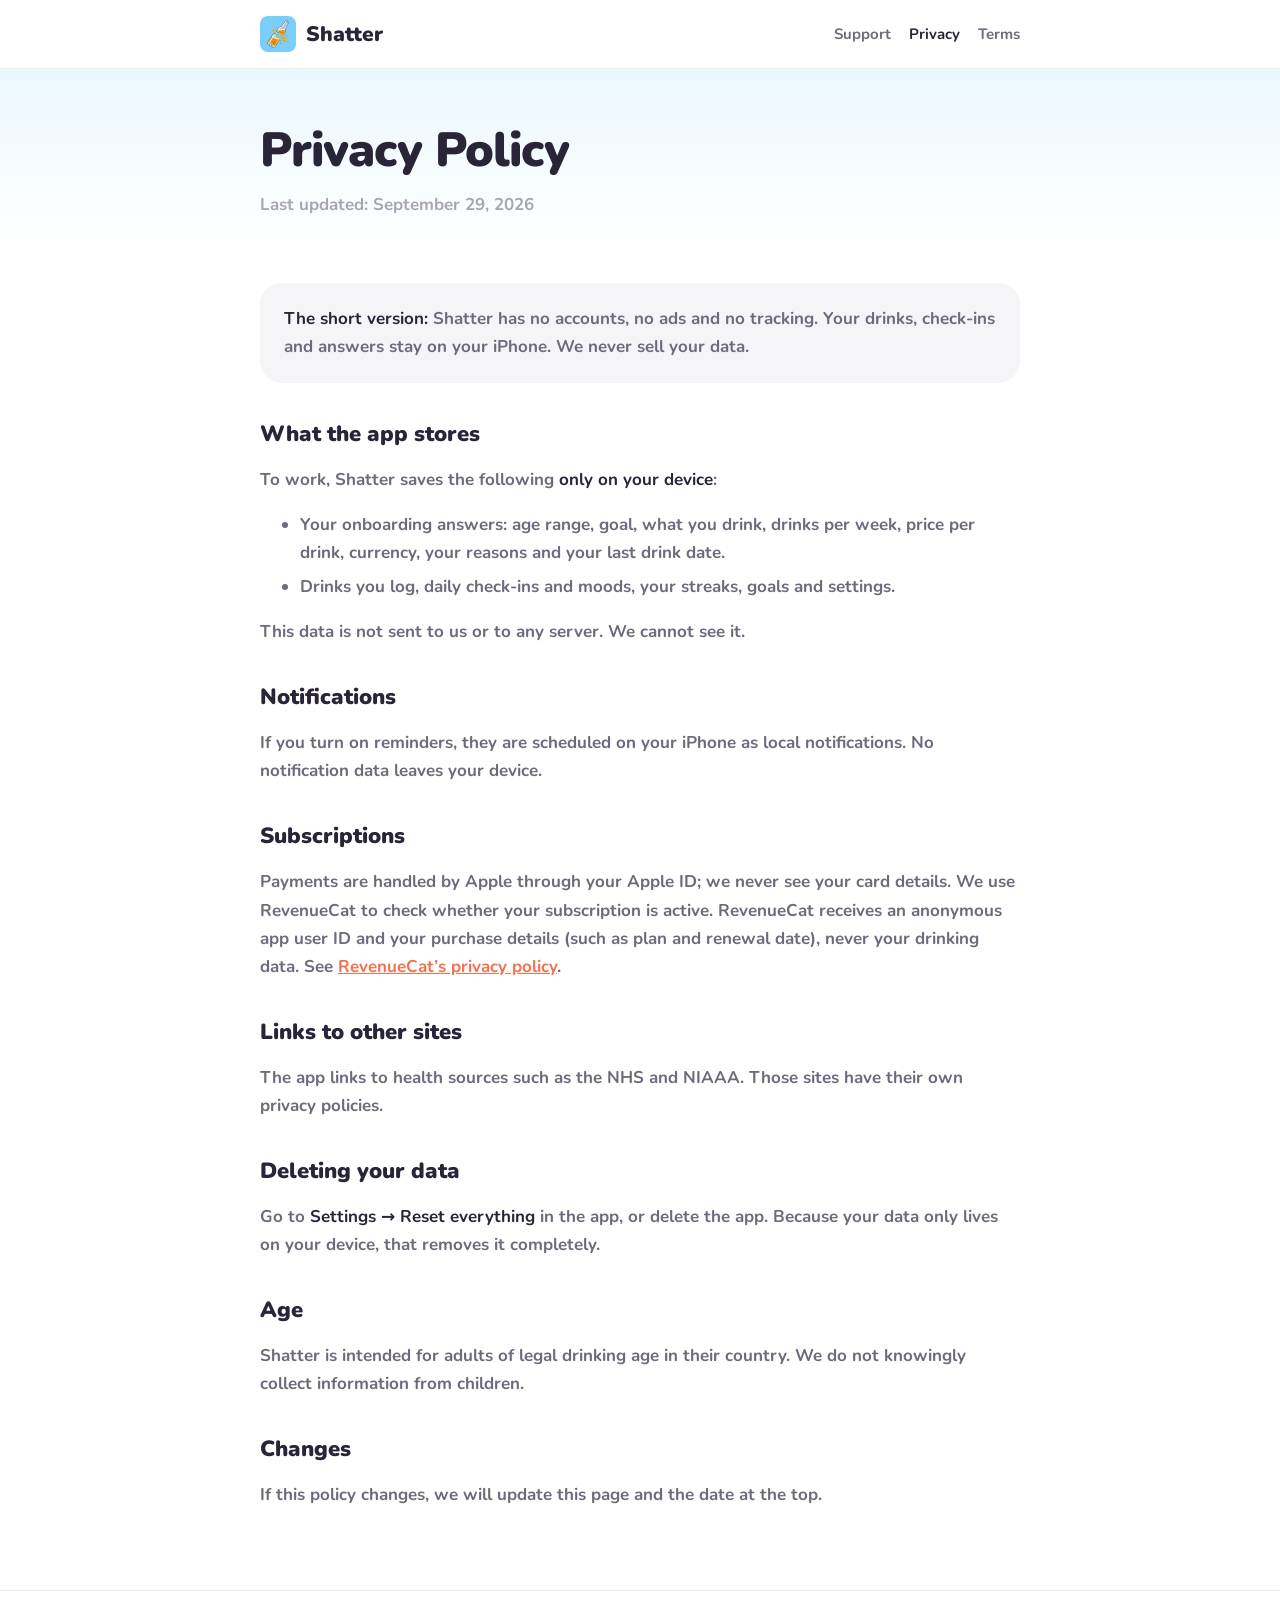
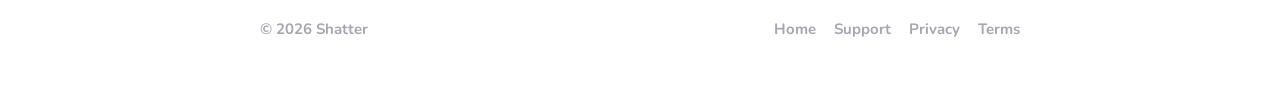
<file: privacy.html>
<!DOCTYPE html>
<html lang="en">
<head>
<meta charset="utf-8" />
<meta name="viewport" content="width=device-width, initial-scale=1" />
<title>Privacy Policy — Shatter</title>
<meta name="description" content="How Shatter handles your data: no accounts, no tracking, your data stays on your iPhone." />
<link rel="canonical" href="https://maguid10.github.io/shatter-site/privacy.html" />
<link rel="icon" type="image/png" href="images/favicon.png" />
<link rel="apple-touch-icon" href="images/apple-touch-icon.png" />
<link rel="preconnect" href="https://fonts.googleapis.com" />
<link rel="preconnect" href="https://fonts.gstatic.com" crossorigin />
<link href="https://fonts.googleapis.com/css2?family=Nunito:wght@600;700;800;900&display=swap" rel="stylesheet" />
<link rel="stylesheet" href="legal.css" />
</head>
<body>
<header>
  <div class="wrap bar">
    <a class="brand" href="./"><img src="images/logo.png" alt="" /> Shatter</a>
    <nav><a href="support.html">Support</a><a href="privacy.html" aria-current="page">Privacy</a><a href="terms.html">Terms</a></nav>
  </div>
</header>
<div class="hero">
  <div class="wrap">
    <h1>Privacy Policy</h1>
    <p class="updated">Last updated: September 29, 2026</p>
  </div>
</div>
<main class="wrap">

<div class="card"><p><strong>The short version:</strong> Shatter has no accounts, no ads and no tracking. Your drinks, check-ins and answers stay on your iPhone. We never sell your data.</p></div>

<h2>What the app stores</h2>
<p>To work, Shatter saves the following <strong>only on your device</strong>:</p>
<ul>
  <li>Your onboarding answers: age range, goal, what you drink, drinks per week, price per drink, currency, your reasons and your last drink date.</li>
  <li>Drinks you log, daily check-ins and moods, your streaks, goals and settings.</li>
</ul>
<p>This data is not sent to us or to any server. We cannot see it.</p>

<h2>Notifications</h2>
<p>If you turn on reminders, they are scheduled on your iPhone as local notifications. No notification data leaves your device.</p>

<h2>Subscriptions</h2>
<p>Payments are handled by Apple through your Apple ID; we never see your card details. We use RevenueCat to check whether your subscription is active. RevenueCat receives an anonymous app user ID and your purchase details (such as plan and renewal date), never your drinking data. See <a href="https://www.revenuecat.com/privacy">RevenueCat’s privacy policy</a>.</p>

<h2>Links to other sites</h2>
<p>The app links to health sources such as the NHS and NIAAA. Those sites have their own privacy policies.</p>

<h2>Deleting your data</h2>
<p>Go to <strong>Settings → Reset everything</strong> in the app, or delete the app. Because your data only lives on your device, that removes it completely.</p>

<h2>Age</h2>
<p>Shatter is intended for adults of legal drinking age in their country. We do not knowingly collect information from children.</p>

<h2>Changes</h2>
<p>If this policy changes, we will update this page and the date at the top.</p>

<h2 class="needs-email">Contact</h2>
<p class="needs-email">Questions about privacy? Email <a class="support-email" href="#"></a>.</p>
</main>
<footer>
  <div class="wrap">
    <span>© 2026 Shatter</span>
    <nav><a href="./">Home</a><a href="support.html">Support</a><a href="privacy.html">Privacy</a><a href="terms.html">Terms</a></nav>
  </div>
</footer>
<script src="site.js"></script>
</body>
</html>
</file>
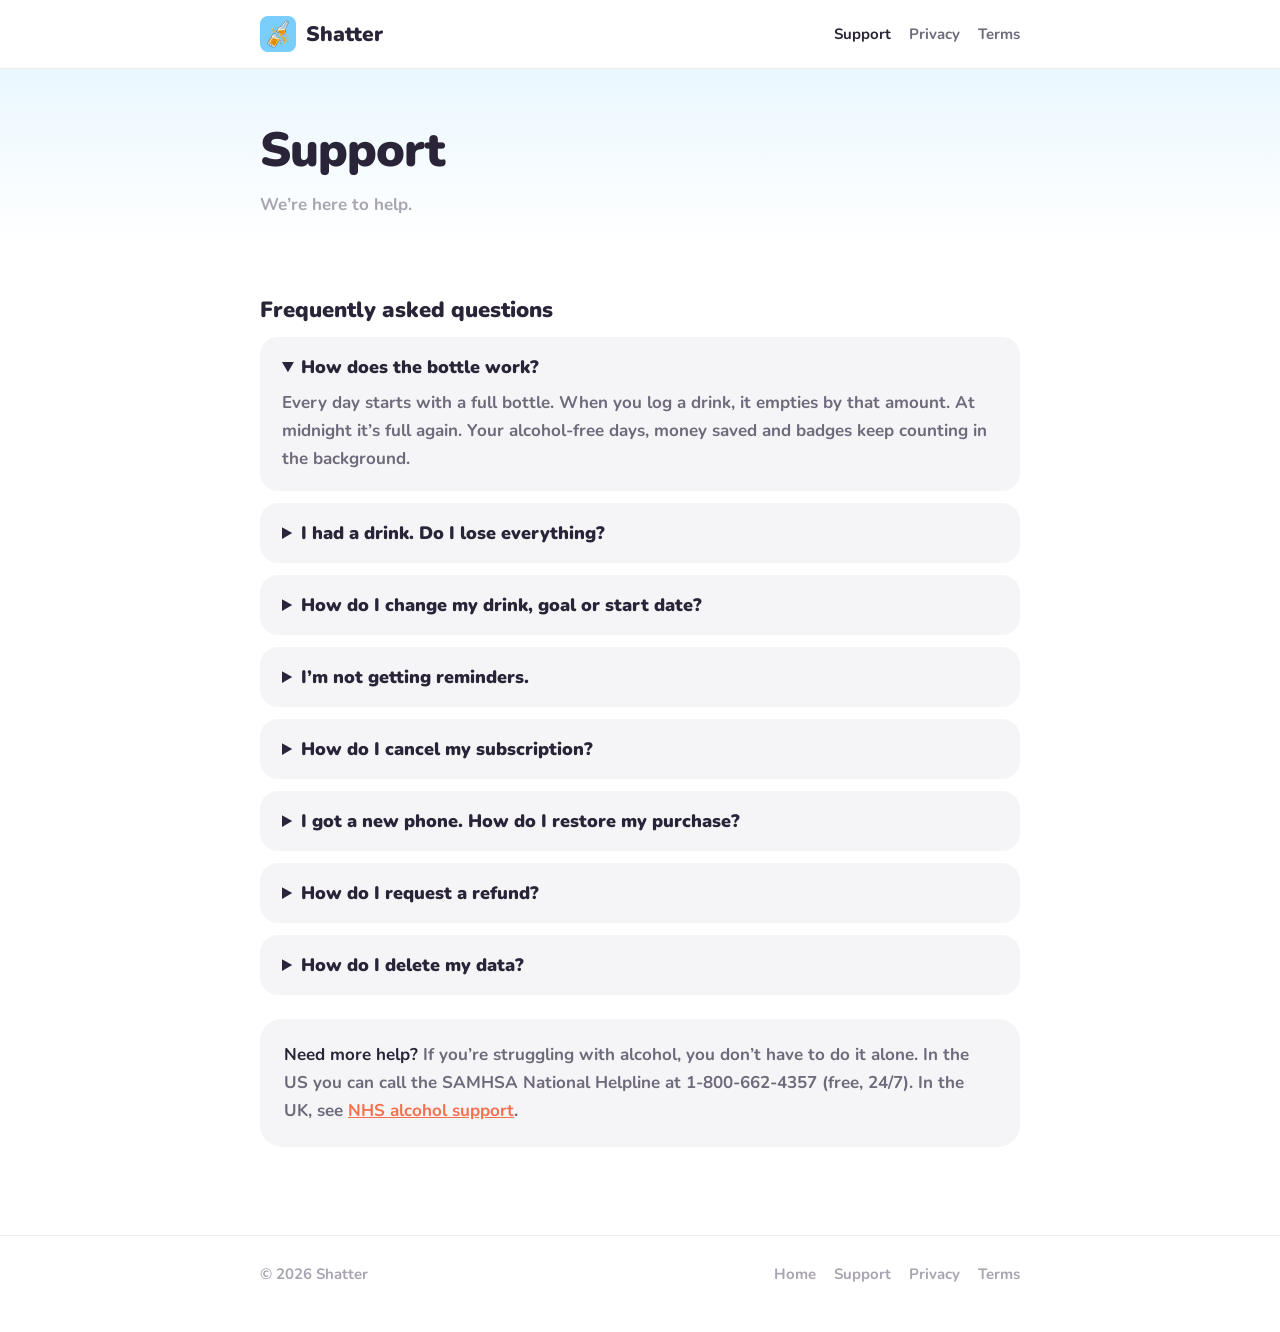
<file: support.html>
<!DOCTYPE html>
<html lang="en">
<head>
<meta charset="utf-8" />
<meta name="viewport" content="width=device-width, initial-scale=1" />
<title>Support — Shatter</title>
<meta name="description" content="Get help with Shatter: how the app works, reminders, subscriptions and your data." />
<link rel="canonical" href="https://maguid10.github.io/shatter-site/support.html" />
<link rel="icon" type="image/png" href="images/favicon.png" />
<link rel="apple-touch-icon" href="images/apple-touch-icon.png" />
<link rel="preconnect" href="https://fonts.googleapis.com" />
<link rel="preconnect" href="https://fonts.gstatic.com" crossorigin />
<link href="https://fonts.googleapis.com/css2?family=Nunito:wght@600;700;800;900&display=swap" rel="stylesheet" />
<link rel="stylesheet" href="legal.css" />
</head>
<body>
<header>
  <div class="wrap bar">
    <a class="brand" href="./"><img src="images/logo.png" alt="" /> Shatter</a>
    <nav><a href="support.html" aria-current="page">Support</a><a href="privacy.html">Privacy</a><a href="terms.html">Terms</a></nav>
  </div>
</header>
<div class="hero">
  <div class="wrap">
    <h1>Support</h1>
    <p class="updated">We’re here to help.</p>
  </div>
</div>
<main class="wrap">

<p class="needs-email contact">Email us at <a class="support-email" href="#"></a>. We usually reply within 1–2 days.</p>

<h2>Frequently asked questions</h2>
<details open><summary>How does the bottle work?</summary><p>Every day starts with a full bottle. When you log a drink, it empties by that amount. At midnight it’s full again. Your alcohol-free days, money saved and badges keep counting in the background.</p></details>
<details><summary>I had a drink. Do I lose everything?</summary><p>No. Logging a drink starts a new alcohol-free run, but your total days, check-ins, savings and badges stay saved. Honesty is part of the progress.</p></details>
<details><summary>How do I change my drink, goal or start date?</summary><p>Open <strong>Settings</strong> (the gear on the home screen). You can pick a bottle, can, wine, cocktail or shot, set a goal, change your alcohol-free start date and switch between oz and ml.</p></details>
<details><summary>I’m not getting reminders.</summary><p>Check that <strong>Daily check-in</strong> is on in the app’s Settings, and that notifications for Shatter are allowed in your iPhone’s Settings → Notifications.</p></details>
<details><summary>How do I cancel my subscription?</summary><p>On your iPhone, go to <strong>Settings → [your name] → Subscriptions → Shatter</strong> and tap Cancel. Cancel at least 24 hours before your trial or period ends to avoid being charged.</p></details>
<details><summary>I got a new phone. How do I restore my purchase?</summary><p>Sign in with the same Apple ID, open the paywall in Shatter and tap <strong>Restore</strong>.</p></details>
<details><summary>How do I request a refund?</summary><p>Refunds are handled by Apple. Visit <a href="https://reportaproblem.apple.com">reportaproblem.apple.com</a> and choose Shatter.</p></details>
<details><summary>How do I delete my data?</summary><p>Go to <strong>Settings → Reset everything</strong>, or delete the app. Your data only lives on your device, so that removes it completely.</p></details>

<div class="card"><p><strong>Need more help?</strong> If you’re struggling with alcohol, you don’t have to do it alone. In the US you can call the SAMHSA National Helpline at 1-800-662-4357 (free, 24/7). In the UK, see <a href="https://www.nhs.uk/live-well/alcohol-advice/alcohol-support/">NHS alcohol support</a>.</p></div>
</main>
<footer>
  <div class="wrap">
    <span>© 2026 Shatter</span>
    <nav><a href="./">Home</a><a href="support.html">Support</a><a href="privacy.html">Privacy</a><a href="terms.html">Terms</a></nav>
  </div>
</footer>
<script src="site.js"></script>
</body>
</html>
</file>
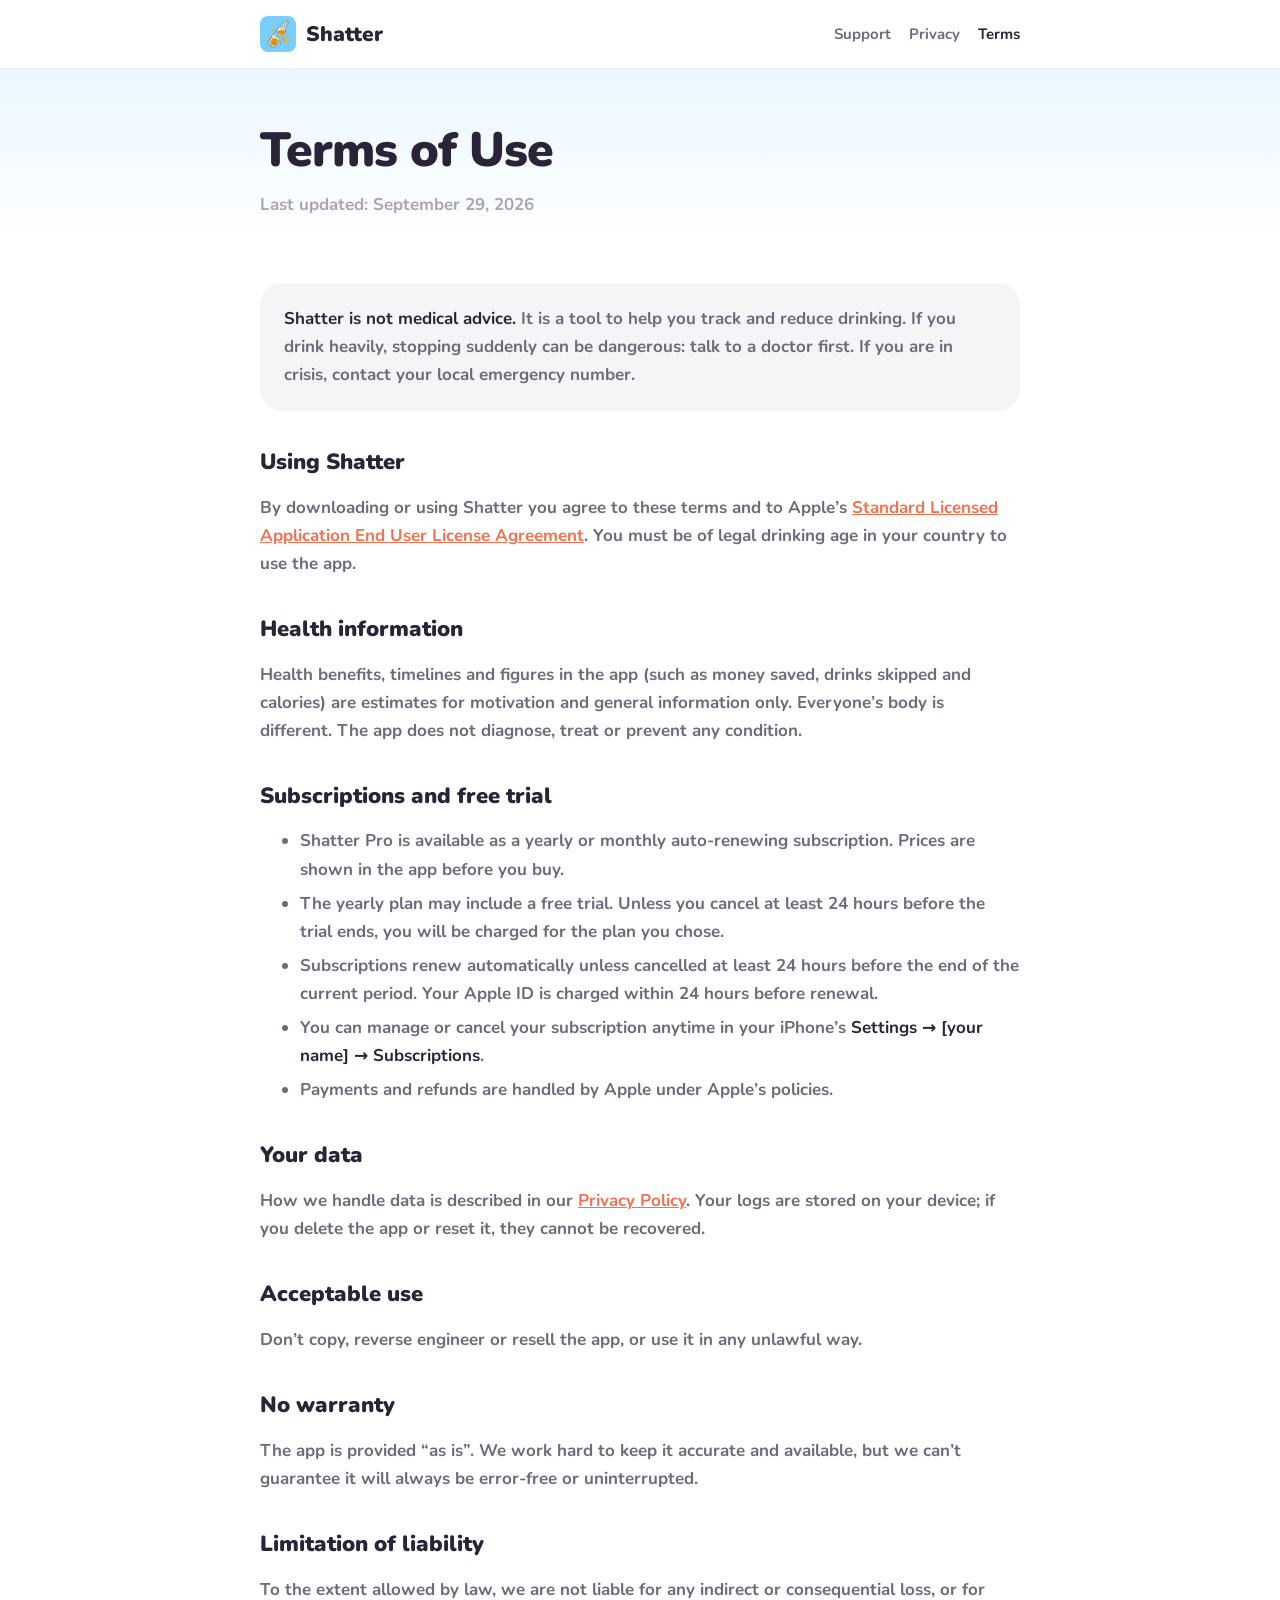
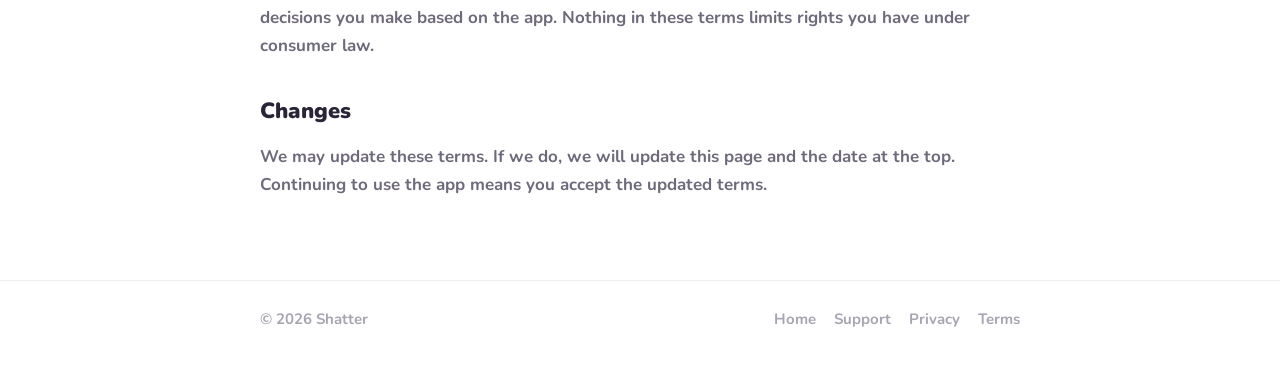
<file: terms.html>
<!DOCTYPE html>
<html lang="en">
<head>
<meta charset="utf-8" />
<meta name="viewport" content="width=device-width, initial-scale=1" />
<title>Terms of Use — Shatter</title>
<meta name="description" content="Terms of use for the Shatter app, including subscriptions and health information." />
<link rel="canonical" href="https://maguid10.github.io/shatter-site/terms.html" />
<link rel="icon" type="image/png" href="images/favicon.png" />
<link rel="apple-touch-icon" href="images/apple-touch-icon.png" />
<link rel="preconnect" href="https://fonts.googleapis.com" />
<link rel="preconnect" href="https://fonts.gstatic.com" crossorigin />
<link href="https://fonts.googleapis.com/css2?family=Nunito:wght@600;700;800;900&display=swap" rel="stylesheet" />
<link rel="stylesheet" href="legal.css" />
</head>
<body>
<header>
  <div class="wrap bar">
    <a class="brand" href="./"><img src="images/logo.png" alt="" /> Shatter</a>
    <nav><a href="support.html">Support</a><a href="privacy.html">Privacy</a><a href="terms.html" aria-current="page">Terms</a></nav>
  </div>
</header>
<div class="hero">
  <div class="wrap">
    <h1>Terms of Use</h1>
    <p class="updated">Last updated: September 29, 2026</p>
  </div>
</div>
<main class="wrap">

<div class="card"><p><strong>Shatter is not medical advice.</strong> It is a tool to help you track and reduce drinking. If you drink heavily, stopping suddenly can be dangerous: talk to a doctor first. If you are in crisis, contact your local emergency number.</p></div>

<h2>Using Shatter</h2>
<p>By downloading or using Shatter you agree to these terms and to Apple’s <a href="https://www.apple.com/legal/internet-services/itunes/dev/stdeula/">Standard Licensed Application End User License Agreement</a>. You must be of legal drinking age in your country to use the app.</p>

<h2>Health information</h2>
<p>Health benefits, timelines and figures in the app (such as money saved, drinks skipped and calories) are estimates for motivation and general information only. Everyone’s body is different. The app does not diagnose, treat or prevent any condition.</p>

<h2>Subscriptions and free trial</h2>
<ul>
  <li>Shatter Pro is available as a yearly or monthly auto-renewing subscription. Prices are shown in the app before you buy.</li>
  <li>The yearly plan may include a free trial. Unless you cancel at least 24 hours before the trial ends, you will be charged for the plan you chose.</li>
  <li>Subscriptions renew automatically unless cancelled at least 24 hours before the end of the current period. Your Apple ID is charged within 24 hours before renewal.</li>
  <li>You can manage or cancel your subscription anytime in your iPhone’s <strong>Settings → [your name] → Subscriptions</strong>.</li>
  <li>Payments and refunds are handled by Apple under Apple’s policies.</li>
</ul>

<h2>Your data</h2>
<p>How we handle data is described in our <a href="privacy.html">Privacy Policy</a>. Your logs are stored on your device; if you delete the app or reset it, they cannot be recovered.</p>

<h2>Acceptable use</h2>
<p>Don’t copy, reverse engineer or resell the app, or use it in any unlawful way.</p>

<h2>No warranty</h2>
<p>The app is provided “as is”. We work hard to keep it accurate and available, but we can’t guarantee it will always be error-free or uninterrupted.</p>

<h2>Limitation of liability</h2>
<p>To the extent allowed by law, we are not liable for any indirect or consequential loss, or for decisions you make based on the app. Nothing in these terms limits rights you have under consumer law.</p>

<h2>Changes</h2>
<p>We may update these terms. If we do, we will update this page and the date at the top. Continuing to use the app means you accept the updated terms.</p>

<h2 class="needs-email">Contact</h2>
<p class="needs-email">Questions? Email <a class="support-email" href="#"></a>.</p>
</main>
<footer>
  <div class="wrap">
    <span>© 2026 Shatter</span>
    <nav><a href="./">Home</a><a href="support.html">Support</a><a href="privacy.html">Privacy</a><a href="terms.html">Terms</a></nav>
  </div>
</footer>
<script src="site.js"></script>
</body>
</html>
</file>
<file: legal.css>
:root {
  --sky-soft: #eaf7ff;
  --ink: #2a2438;
  --ink-soft: #6f6a7b;
  --ink-faint: #a9a4b2;
  --coral-deep: #f4704e;
  --card: #f5f5f7;
}
* { box-sizing: border-box; }
body {
  margin: 0;
  background: #fff;
  color: var(--ink);
  font-family: 'Nunito', system-ui, -apple-system, sans-serif;
  font-weight: 700;
  -webkit-font-smoothing: antialiased;
}
a { color: var(--coral-deep); }
.wrap { width: min(760px, 100% - 32px); margin: 0 auto; }
header { border-bottom: 1px solid #eee; }
.bar { display: flex; align-items: center; justify-content: space-between; height: 68px; }
.brand { display: flex; align-items: center; gap: 10px; text-decoration: none; color: var(--ink); font-weight: 900; font-size: 21px; }
.brand img { width: 36px; height: 36px; }
.bar nav { display: flex; gap: 18px; font-size: 15px; }
.bar nav a { color: var(--ink-soft); text-decoration: none; }
.bar nav a[aria-current] { color: var(--ink); }
.hero { background: linear-gradient(180deg, var(--sky-soft), #fff); padding: 48px 0 24px; }
h1 { font-weight: 900; font-size: clamp(34px, 6vw, 48px); letter-spacing: -1px; margin: 0 0 8px; }
.updated { color: var(--ink-faint); margin: 0; }
main { padding: 16px 0 64px; }
h2 { font-weight: 900; font-size: 22px; margin: 36px 0 10px; }
p, li { color: var(--ink-soft); font-size: 17px; line-height: 1.65; }
li { margin-bottom: 6px; }
strong { color: var(--ink); }
.card { background: var(--card); border-radius: 22px; padding: 22px 24px; margin: 24px 0; }
.card p { margin: 0; }
details { background: var(--card); border-radius: 18px; padding: 18px 22px; margin: 12px 0; }
summary { cursor: pointer; font-weight: 900; font-size: 18px; color: var(--ink); }
details p { margin: 10px 0 0; }
.contact { font-size: 20px; font-weight: 900; }
footer { border-top: 1px solid #eee; padding: 28px 0 48px; color: var(--ink-faint); font-size: 15px; }
footer .wrap { display: flex; justify-content: space-between; gap: 16px; flex-wrap: wrap; }
footer nav { display: flex; gap: 18px; }
footer nav a { color: var(--ink-faint); text-decoration: none; }
</file>
